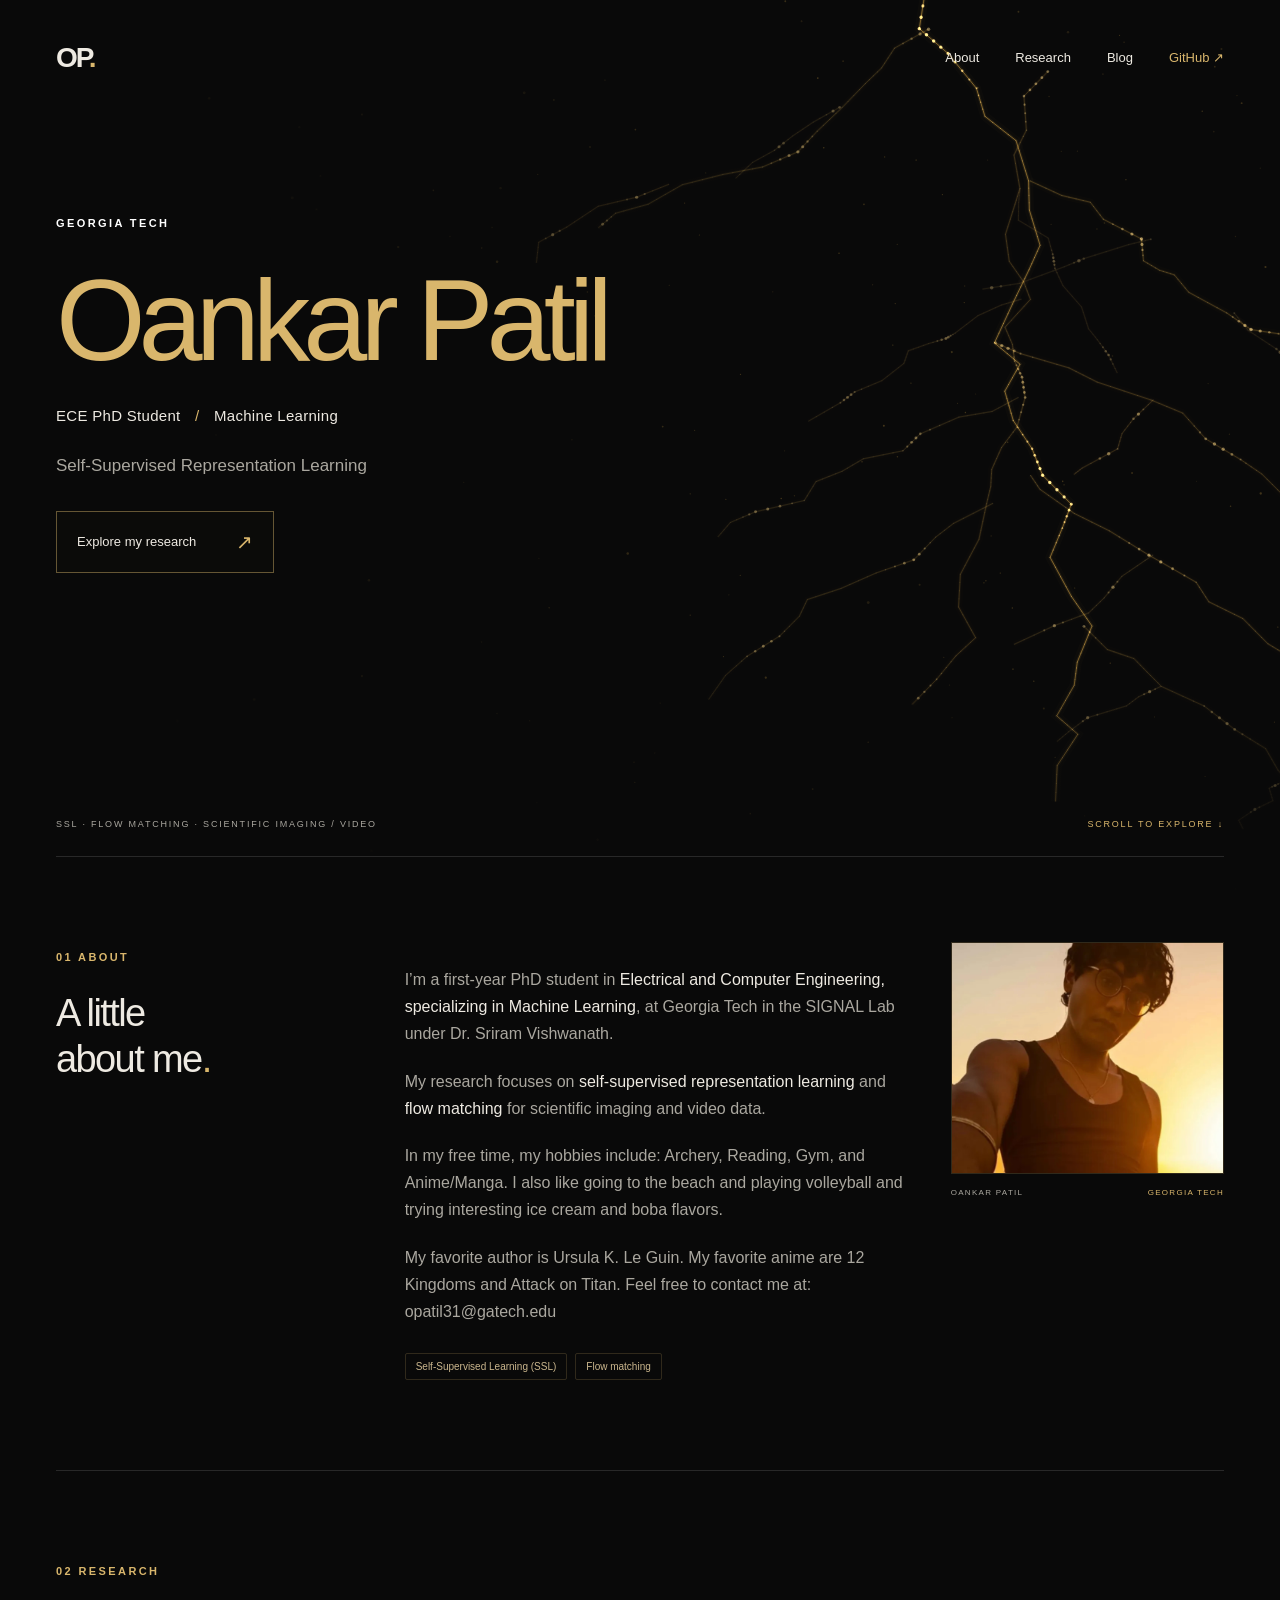
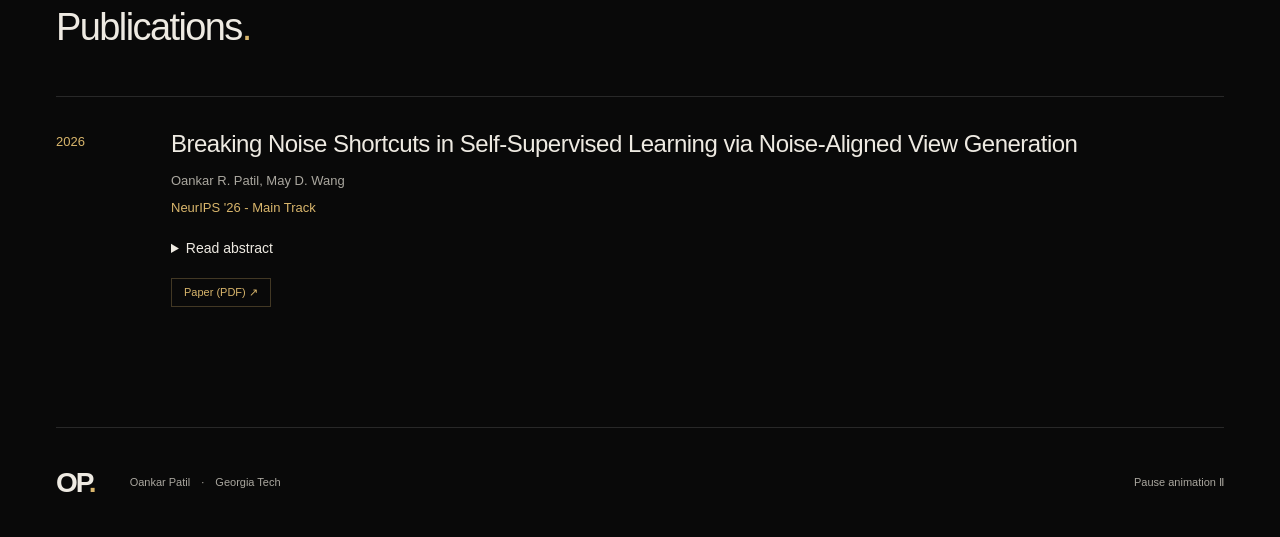
<file: index.html>
<!doctype html>
<html lang="en">
<head>
  <meta name="google-site-verification" content="3AG5uI8up4alx4ZfLAvGOeRdFkgfLUxJtAQD5q0pjqE" />
  <meta charset="utf-8">
  <meta name="viewport" content="width=device-width, initial-scale=1">
  <meta name="theme-color" content="#090909">
  <meta name="description" content="Oankar Patil — PhD student in ECE Machine Learning at Georgia Tech, studying self-supervised representation learning and flow matching for scientific imaging and video data.">
  <title>Oankar Patil · Research</title>
  <link rel="stylesheet" href="styles.css">
  <script src="papers.js" defer></script>
  <script src="posts.js" defer></script>
  <script src="blog.js" defer></script>
  <script src="site.js" defer></script>
  <script src="background.js" defer></script>
</head>
<body>
  <a class="skip" href="#main">Skip to content</a>
  <canvas id="field" aria-hidden="true"></canvas>
  <div class="ambient" aria-hidden="true"></div>
  <header class="header wrap">
    <a class="wordmark" href="#" aria-label="Oankar Patil home">OP<span>.</span></a>
    <nav aria-label="Main navigation"><a href="#about">About</a><a href="#research">Research</a><a href="blog/index.html">Blog</a><a href="https://github.com/opatil31">GitHub <span aria-hidden="true">↗</span></a></nav>
  </header>
  <main id="main">
    <section class="hero wrap" aria-labelledby="name">
      <div class="hero-copy">
        <p class="eyebrow"> GEORGIA TECH</p>
        <h1 id="name">Oankar Patil</h1>
        <p class="role">ECE PhD Student <span>/</span> Machine Learning</p>
        <p class="intro">Self-Supervised Representation Learning</p>
        <a class="button" href="#research">Explore my research <span aria-hidden="true">↗</span></a>
      </div>
      <div class="hero-bottom"><span>SSL · FLOW MATCHING · SCIENTIFIC IMAGING / VIDEO </span><a href="#about" aria-label="Scroll to about">SCROLL TO EXPLORE ↓</a></div>
    </section>
    <section class="section wrap about" id="about" aria-labelledby="about-title">
      <div class="section-label"><span>01 ABOUT</span><h2 id="about-title">A little<br>about me<span>.</span></h2></div>
      <div class="bio"><p>I’m a first-year PhD student in <strong>Electrical and Computer Engineering, specializing in Machine Learning</strong>, at Georgia Tech in the SIGNAL Lab under Dr. Sriram Vishwanath.</p><p>My research focuses on <strong>self-supervised representation learning</strong> and <strong>flow matching</strong> for scientific imaging and video data.</p> <p>In my free time, my hobbies include: Archery, Reading, Gym, and Anime/Manga. I also like going to the beach and playing volleyball and trying interesting ice cream and boba flavors.</p> <p>My favorite author is Ursula K. Le Guin. My favorite anime are 12 Kingdoms and Attack on Titan. Feel free to contact me at: opatil31@gatech.edu </p> <div class="tags" aria-label="Research interests"><span>Self-Supervised Learning (SSL)</span><span>Flow matching</span></div></div>
      <figure class="portrait"><img src="assets/oankar_githubpfp.jpg" width="720" height="600" alt="Portrait placeholder for Oankar Patil"><figcaption>OANKAR PATIL <span>GEORGIA TECH</span></figcaption></figure>
    </section>
    <section class="section wrap research" id="research" aria-labelledby="research-title">
      <div class="research-heading"><div class="section-label"><span>02 RESEARCH</span><h2 id="research-title">Publications<span>.</span></h2></div></div>
      <div id="papers"><p class="empty">Publications will be listed here as they become available.</p></div>
      <noscript><p>Enable JavaScript to view the publication list.</p></noscript>
    </section>
  </main>
  <footer class="wrap"><a class="wordmark" href="#">OP<span>.</span></a><p>Oankar Patil <span>·</span> Georgia Tech</p><button id="motion" type="button" aria-pressed="false">Pause animation <span aria-hidden="true">Ⅱ</span></button></footer>
</body>
</html>
</file>
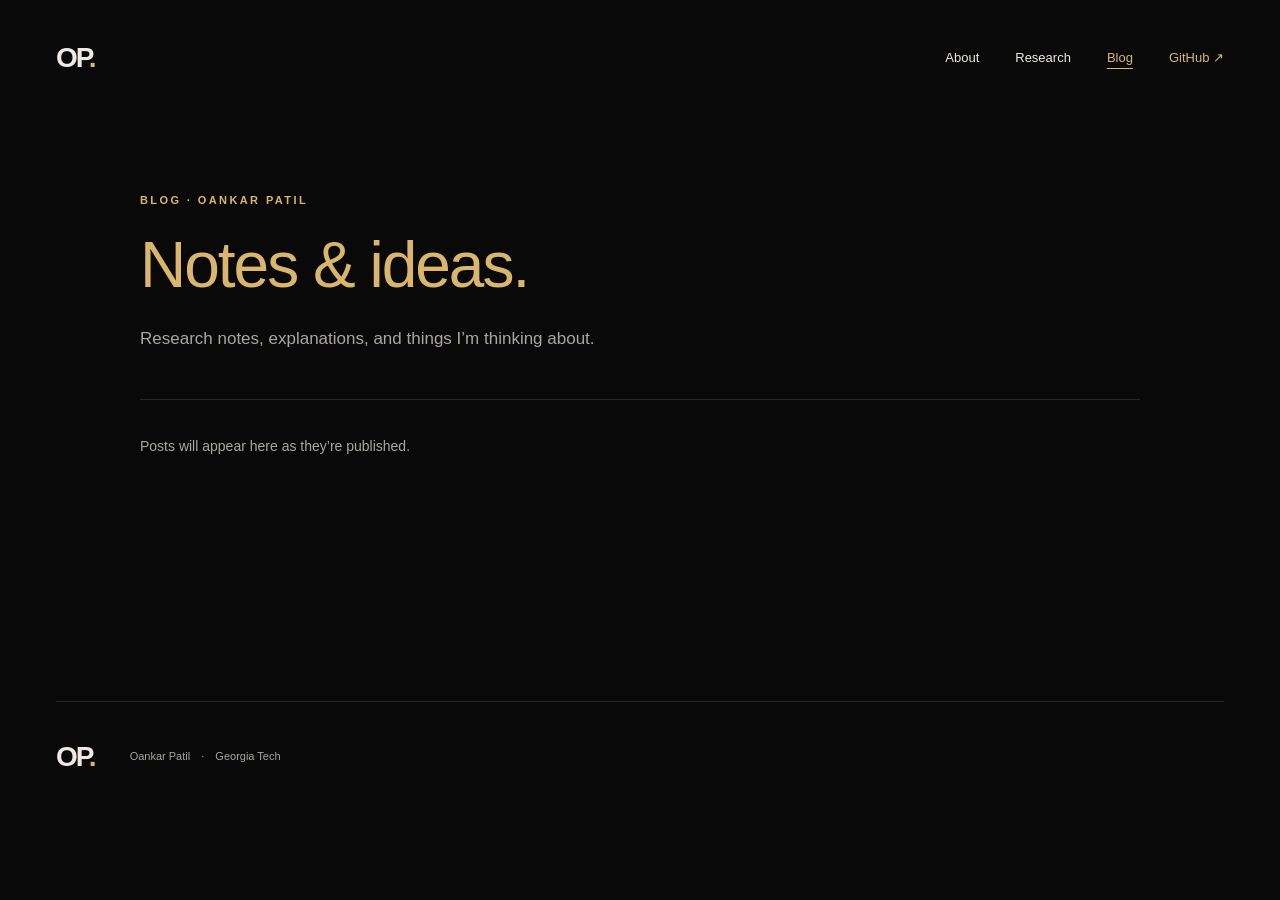
<file: blog/index.html>
<!doctype html>
<html lang="en">
<head>
  <meta charset="utf-8">
  <meta name="viewport" content="width=device-width, initial-scale=1">
  <meta name="theme-color" content="#090909">
  <meta name="description" content="Research notes, ideas, and writing by Oankar Patil, a PhD student in Machine Learning at Georgia Tech.">
  <title>Blog · Oankar Patil</title>
  <link rel="stylesheet" href="../styles.css">
  <script src="../papers.js" defer></script>
  <script src="../posts.js" defer></script>
  <script src="../blog.js" defer></script>
</head>
<body>
  <a class="skip" href="#main">Skip to content</a>
  <header class="header wrap">
    <a class="wordmark" href="../index.html" aria-label="Oankar Patil home">OP<span>.</span></a>
    <nav aria-label="Main navigation"><a href="../index.html#about">About</a><a href="../index.html#research">Research</a><a href="index.html" aria-current="page">Blog</a><a href="https://github.com/opatil31">GitHub ↗</a></nav>
  </header>
  <main id="main" class="wrap blog-page">
    <header class="post-header">
      <p class="eyebrow">BLOG · OANKAR PATIL</p>
      <h1>Notes &amp; ideas.</h1>
      <p class="intro">Research notes, explanations, and things I’m thinking about.</p>
    </header>
    <div id="posts"><p class="empty">Posts will appear here as they’re published.</p></div>
    <noscript><p>Enable JavaScript to view the blog index.</p></noscript>
  </main>
  <footer class="wrap"><a class="wordmark" href="../index.html">OP<span>.</span></a><p>Oankar Patil <span>·</span> Georgia Tech</p></footer>
</body>
</html>
</file>
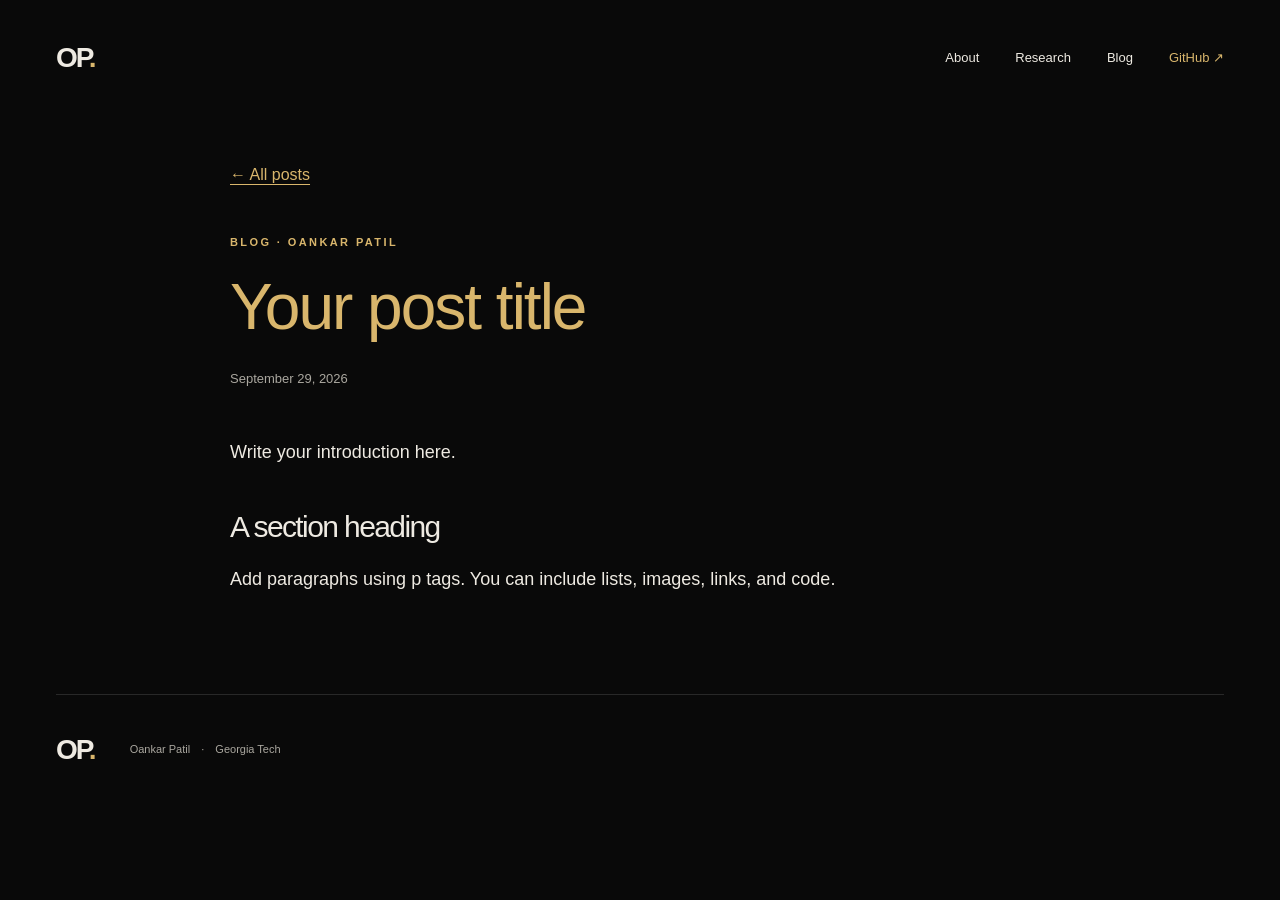
<file: blog/post-template.html>
<!doctype html>
<html lang="en">
<head>
  <meta charset="utf-8">
  <meta name="viewport" content="width=device-width, initial-scale=1">
  <!-- Remove this noindex tag from your copied post when publishing. -->
  <meta name="robots" content="noindex">
  <meta name="description" content="Replace this with a short summary of your post.">
  <title>Your post title · Oankar Patil</title>
  <link rel="stylesheet" href="../styles.css">
  <script src="../papers.js" defer></script>
  <script src="../posts.js" defer></script>
  <script src="../blog.js" defer></script>
</head>
<!-- Match data-post to the slug in posts.js. -->
<body data-post="your-slug">
  <a class="skip" href="#main">Skip to content</a>
  <header class="header wrap">
    <a class="wordmark" href="../index.html" aria-label="Oankar Patil home">OP<span>.</span></a>
    <nav aria-label="Main navigation"><a href="../index.html#about">About</a><a href="../index.html#research">Research</a><a href="index.html">Blog</a><a href="https://github.com/opatil31">GitHub ↗</a></nav>
  </header>
  <main id="main" class="wrap post-page">
    <a class="back-link" href="index.html">← All posts</a>
    <article>
      <header class="post-header">
        <p class="eyebrow">BLOG · OANKAR PATIL</p>
        <h1>Your post title</h1>
        <time datetime="2026-09-29">September 29, 2026</time>
      </header>
      <div class="post-body">
        <p>Write your introduction here.</p>
        <h2>A section heading</h2>
        <p>Add paragraphs using p tags. You can include lists, images, links, and code.</p>
        <!-- Example image: <img src="../assets/your-image.jpg" alt="Describe the image"> -->
        <!-- Example link: <a href="https://example.org">Descriptive link text</a> -->
      </div>
    </article>
    <aside id="related-publication" class="related-publication" hidden></aside>
  </main>
  <footer class="wrap"><a class="wordmark" href="../index.html">OP<span>.</span></a><p>Oankar Patil <span>·</span> Georgia Tech</p></footer>
</body>
</html>
</file>
<file: styles.css>
:root{color-scheme:dark;--bg:#090909;--ink:#eeeae2;--muted:#aaa79f;--gold:#d9b66c;--line:#ffffff20}*{box-sizing:border-box}html{scroll-behavior:smooth;scroll-padding-top:35px}body{margin:0;background:var(--bg);color:var(--ink);font:16px/1.7 Arial,Helvetica,sans-serif}a{color:inherit;text-decoration:none}button{font:inherit}a,button,summary{-webkit-tap-highlight-color:transparent}a:focus-visible,button:focus-visible,summary:focus-visible{outline:2px solid var(--gold);outline-offset:6px}.wrap{max-width:1240px;width:calc(100% - 112px);margin:auto}#field{position:absolute;inset:0;width:100%;height:900px;pointer-events:none;z-index:-2}.ambient{position:absolute;inset:0 0 auto;height:900px;background:linear-gradient(90deg,#090909 0%,#090909b0 30%,transparent 65%),linear-gradient(0deg,#090909,transparent 28%);pointer-events:none;z-index:-1}.header{height:116px;display:flex;align-items:center;justify-content:space-between;}.wordmark{font-size:28px;letter-spacing:-2px;font-weight:700}.wordmark span,h2>span{color:var(--gold)}nav{display:flex;gap:36px;font-size:13px}nav a:hover,footer a:hover{color:var(--gold)}nav a:last-child{color:var(--gold)}.hero{min-height:740px;position:relative;padding-top:87px}.eyebrow,.section-label>span{font-size:11px;letter-spacing:2.4px;color:var(--gold);font-weight:600}.dot{display:inline-block;width:6px;height:6px;border-radius:50%;background:var(--gold);margin-right:10px;box-shadow:0 0 14px #d9b66c88}h1{font-size:clamp(76px,9vw,126px);line-height:.99;letter-spacing:-7px;margin:30px 0 26px;font-weight:500}h1 em{color:var(--gold);font-family:Georgia,serif;font-weight:400}.role{font-size:15px;letter-spacing:.3px}.role span{color:var(--gold);margin:0 10px}.intro{color:var(--muted);font-size:17px;line-height:1.7;margin:24px 0 30px}.button{border:1px solid #d9b66c70;padding:13px 20px;font-size:13px;display:inline-flex;gap:40px;align-items:center;background:#0d0c0999;transition:background .2s}.button:hover{background:#d9b66c20}.button span{color:var(--gold);font-size:20px}.field-caption{position:absolute;top:540px;right:5%;display:flex;flex-direction:column;text-align:center;gap:5px;color:#b8a67f;font-size:11px;letter-spacing:1px}.field-caption span:last-child{color:#898579;font-size:10px;letter-spacing:.2px}.hero-bottom{position:absolute;bottom:24px;width:100%;display:flex;justify-content:space-between;font-size:9px;letter-spacing:1.8px;color:var(--muted)}.hero-bottom a{color:var(--gold)}.section{border-top:1px solid var(--line);padding-top:85px;padding-bottom:90px;background:#090909ed}.about{display:grid;grid-template-columns:1fr 1.65fr .9fr;gap:45px;align-items:start}h2{font-size:38px;line-height:1.2;letter-spacing:-1.6px;font-weight:400;margin:22px 0 0}.bio{padding-top:24px}.bio p{margin:0 0 20px;color:var(--muted);font-size:16px}.bio strong{color:var(--ink);font-weight:400}.tags{display:flex;flex-wrap:wrap;gap:8px;margin-top:28px}.tags span{border:1px solid #d9b66c30;padding:4px 10px;font-size:10px;color:#cbb78e;border-radius:2px}.portrait{margin:0}.portrait img{width:100%;height:auto;display:block;object-fit:cover;aspect-ratio:4/5;border:1px solid #d9b66c30}.portrait figcaption{font-size:8px;letter-spacing:1.3px;margin-top:12px;color:var(--muted);display:flex;justify-content:space-between;gap:6px}.portrait figcaption span{color:var(--gold)}.research-heading{display:flex;justify-content:space-between;gap:32px;align-items:end;margin-bottom:45px}.research-heading>p{color:var(--muted);font-size:13px;margin:0}.empty{padding:35px 0;color:var(--muted);border-top:1px solid var(--line);font-size:14px}.paper{padding:30px 0;border-top:1px solid var(--line);display:grid;grid-template-columns:95px 1fr;gap:20px}.paper-year{color:var(--gold);font-size:13px;padding-top:4px}.paper h3{font-size:24px;font-weight:400;line-height:1.4;margin:0 0 10px;letter-spacing:-.5px}.paper-meta{font-size:13px;color:var(--muted);margin:4px 0}.paper-venue{color:var(--gold)}details{margin-top:18px;font-size:14px;color:var(--muted)}summary{color:var(--ink);cursor:pointer;width:fit-content}details p{max-width:800px;white-space:pre-line}.paper-links{display:flex;gap:10px;flex-wrap:wrap;margin-top:18px}.paper-links a{color:var(--gold);border:1px solid #d9b66c45;padding:4px 12px;font-size:11px}.paper-links a:hover{background:#d9b66c15}footer{border-top:1px solid var(--line);min-height:110px;display:flex;align-items:center;gap:35px}footer p{color:var(--muted);font-size:11px}footer p span{padding:0 8px}footer button{margin-left:auto;border:0;background:none;color:var(--muted);font-size:11px;cursor:pointer;padding:12px 0}footer button span{color:var(--gold);margin-left:10px}.skip{position:fixed;top:-100px;left:20px;background:var(--gold);color:#090909;padding:10px 16px;z-index:5}.skip:focus{top:10px}@media(min-width:1500px){#field,.ambient{height:950px}}@media(max-width:900px){.wrap{width:calc(100% - 56px)}.about{grid-template-columns:1fr 1.5fr;gap:30px}.portrait{grid-column:2;max-width:220px}.field-caption{right:0}.hero-bottom{letter-spacing:1px;font-size:8px}.research-heading>p{max-width:230px}}@media(max-width:600px){.wrap{width:calc(100% - 40px)}.header{height:85px}nav{gap:22px;font-size:12px}.hero{padding-top:70px;min-height:720px}h1{font-size:92px;letter-spacing:-5px}.hero-copy{position:relative;z-index:1}.ambient{background:linear-gradient(90deg,#090909db,transparent),linear-gradient(0deg,#090909,transparent 45%)}.intro{font-size:15px}.field-caption{display:none}.hero-bottom{flex-direction:column;gap:15px}.section{padding-top:50px;padding-bottom:55px}.about{grid-template-columns:1fr}.bio{padding-top:0}.portrait{grid-column:auto;max-width:240px}.research-heading{display:block}.research-heading>p{margin-top:24px;max-width:none}h2{font-size:34px}.paper{grid-template-columns:1fr;gap:10px}.paper h3{font-size:21px}footer{flex-wrap:wrap;gap:15px;padding:24px 0}footer button{font-size:10px}footer p{font-size:10px}}@media(prefers-reduced-motion:reduce){html{scroll-behavior:auto}*{transition:none!important}}#name,
#name em {
  color: var(--gold);
}

/* Make the Georgia Tech / ECE label white */
.hero .eyebrow {
  color: #fff;
}
.portrait img {
  width: 100%;
  height: auto;
  aspect-ratio: auto;
  object-fit: contain;
}
/* Blog index and readable article pages */
.blog-card{display:grid;grid-template-columns:120px minmax(0,1fr);gap:25px;padding:30px 0;border-top:1px solid var(--line)}
.blog-date{color:var(--gold);font-size:12px;padding-top:7px}
.blog-card h3{font-size:25px;line-height:1.35;font-weight:400;margin:0 0 12px}
.blog-card h3 a:hover,.post-body a:hover{color:var(--gold)}
.blog-card p{color:var(--muted);margin:8px 0;max-width:760px}
.blog-card .blog-related{font-size:12px}
.blog-related a,.related-publication>a,.back-link,.post-body a{color:var(--gold);text-decoration:underline;text-underline-offset:4px}
.post-page{max-width:820px;padding-top:45px;padding-bottom:80px;overflow-wrap:anywhere}
.post-header{margin:45px 0}
.post-header h1{font-size:clamp(36px,6vw,64px);line-height:1.12;letter-spacing:-2px;color:var(--gold);margin:20px 0}
.post-header time{font-size:13px;color:var(--muted)}
.post-body{font-size:18px;line-height:1.85}
.post-body h2{font-size:30px;margin:40px 0 16px}
.post-body h3{font-size:23px;margin-top:30px}
.post-body img{max-width:100%;height:auto}
.post-body pre{overflow-x:auto;padding:20px;background:#171613;font-size:14px}
.post-body blockquote{border-left:2px solid var(--gold);padding-left:22px;margin-left:0;color:var(--muted)}
.related-publication{border-top:1px solid var(--line);margin-top:45px;padding-top:25px}
.related-publication[hidden]{display:none}
@media(max-width:600px){nav{gap:14px}.blog-card{grid-template-columns:1fr;gap:8px}.post-body{font-size:16px}.post-header h1{letter-spacing:-1px}}
@media(max-width:360px){.header{height:auto;min-height:85px;flex-wrap:wrap;gap:10px;padding:15px 0}}

.blog-page{max-width:1000px;min-height:65vh;padding-top:30px;padding-bottom:80px;overflow-wrap:anywhere}
nav a[aria-current="page"]{color:var(--gold);text-decoration:underline;text-underline-offset:6px}
</file>
